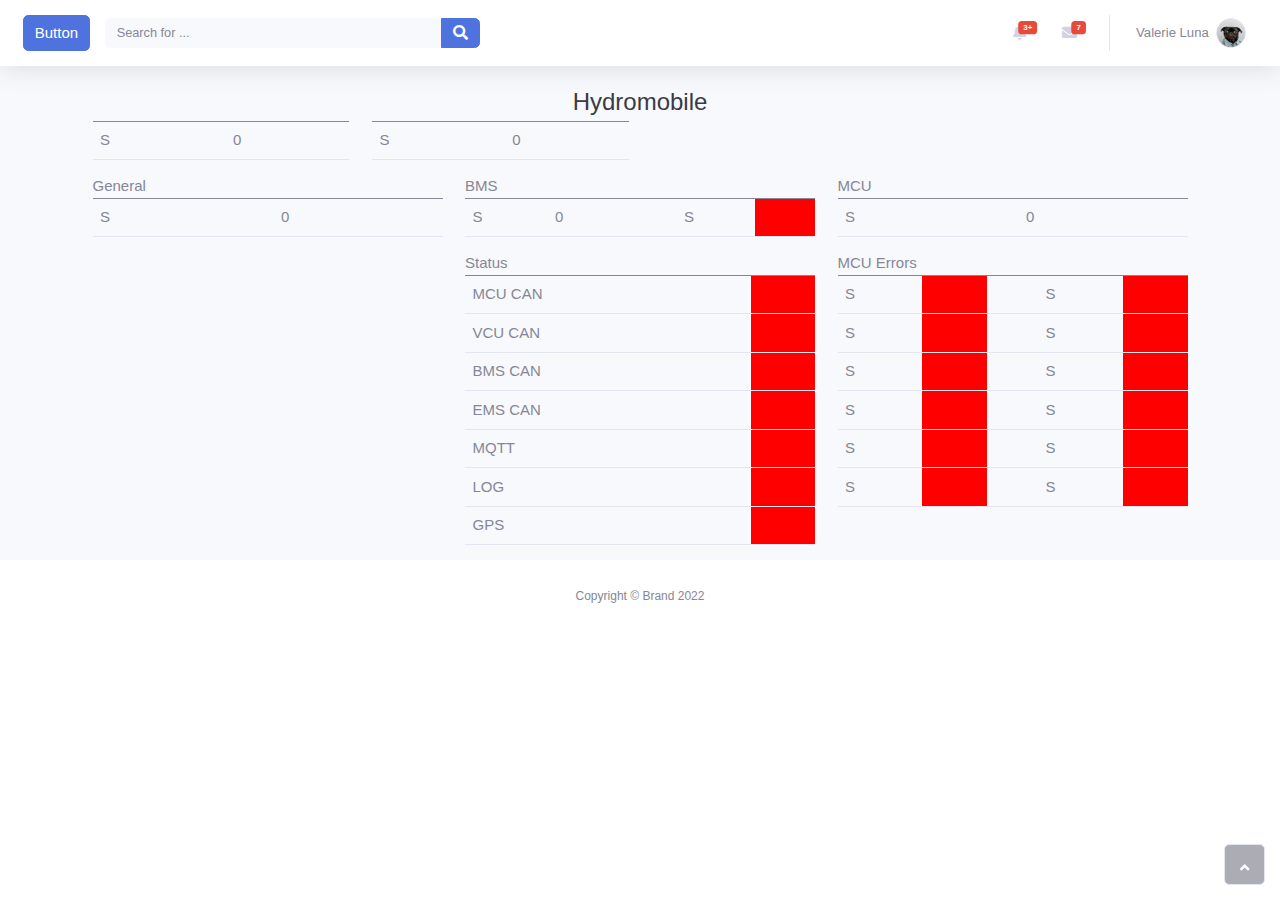
<file: blank.html>
<!DOCTYPE html>
<html>
  <head>
    <meta charset="utf-8" />
    <meta
      name="viewport"
      content="width=device-width, initial-scale=1.0, shrink-to-fit=no"
    />
    <title>Blank Page - Brand</title>
    <link rel="stylesheet" href="assets/bootstrap/css/bootstrap.min.css" />
    <link
      rel="stylesheet"
      href="https://fonts.googleapis.com/css?family=Nunito:200,200i,300,300i,400,400i,600,600i,700,700i,800,800i,900,900i"
    />
    <link
      rel="stylesheet"
      href="https://use.fontawesome.com/releases/v5.12.0/css/all.css"
    />
    <link
      rel="stylesheet"
      href="https://cdnjs.cloudflare.com/ajax/libs/font-awesome/4.7.0/css/font-awesome.min.css"
    />
    <link rel="stylesheet" href="assets/fonts/fontawesome5-overrides.min.css" />
    <link rel="stylesheet" href="https://www.w3schools.com/w3css/4/w3.css" />
    <link rel="stylesheet" href="assets/css/untitled.css" />
  </head>

  <body id="page-top">
    <div
      id="mySidebar"
      class="w3-sidebar w3-bar-block w3-border-right"
      style="display: none; padding-top: 0px"
    >
      <a
        class="navbar-brand d-flex justify-content-center align-items-center sidebar-brand m-0"
        ><button class="btn btn-primary" type="button" onclick="w3_close()">
          Button
        </button></a
      >
      <hr class="sidebar-divider my-0" />
      <div class="row">
        <div class="col-md-8" style="padding-left: 40px">
          <a href="index.html" style="display: inline-flex">
            <picture
              ><img
                src="assets/img/icon/flash.png"
                style="width: 32px; height: 32px" /></picture
            ><span style="float: left">Electromobile</span>
          </a>
        </div>
      </div>
      <div class="row">
        <div class="col-md-4" style="padding-left: 40px">
          <a href="blank.html" style="display: inline-flex">
            <picture
              ><img
                src="assets/img/icon/hydrogen%20(1).png"
                style="width: 32px; height: 32px" /></picture
            ><span>Hydromobile</span>
          </a>
        </div>
      </div>
      <div class="row">
        <div class="col-md-4" style="padding-left: 40px">
          <a href="profile.html" style="display: inline-flex"
            ><i class="fas fa-user"></i><span>Profile</span></a
          >
        </div>
      </div>
      <div class="row">
        <div class="col-md-4" style="padding-left: 40px">
          <a href="table.html" style="display: inline-flex"
            ><i class="fas fa-table"></i><span>Table</span></a
          >
        </div>
      </div>
      <div class="row">
        <div class="col-md-4" style="padding-left: 40px">
          <a href="login.html" style="display: inline-flex"
            ><i class="far fa-user-circle"></i><span>Login</span></a
          >
        </div>
      </div>
      <div class="row">
        <div class="col-md-4" style="padding-left: 40px">
          <a href="register.html" style="display: inline-flex"
            ><i class="fas fa-user-circle"></i><span>Register</span></a
          >
        </div>
      </div>
      <div class="row">
        <div class="col-md-4" style="padding-left: 40px">
          <a href="forgot-password.html" style="display: inline-flex"
            ><i class="fas fa-key"></i
            ><span style="white-space: nowrap">Forgotten Password</span></a
          >
        </div>
      </div>
      <div class="row">
        <div class="col-md-4" style="padding-left: 40px">
          <a href="404.html" style="display: inline-flex"
            ><i class="fas fa-exclamation-circle"></i
            ><span style="white-space: nowrap">Page Not Found</span></a
          >
        </div>
      </div>
      <div class="row">
        <div class="col-md-4" style="padding-left: 40px">
          <a href="blank.html" style="display: inline-flex"
            ><i class="fas fa-window-maximize"></i
            ><span style="white-space: nowrap">Blank Page</span></a
          >
        </div>
      </div>
    </div>
    <div id="wrapper">
      <div class="d-flex flex-column" id="content-wrapper">
        <div id="content">
          <nav
            class="navbar navbar-light navbar-expand bg-white shadow mb-4 topbar static-top"
          >
            <div class="container-fluid">
              <button class="btn btn-primary" type="button" onclick="w3_open()">
                Button
              </button>
              <form
                class="d-none d-sm-inline-block me-auto ms-md-3 my-2 my-md-0 mw-100 navbar-search"
              >
                <div class="input-group">
                  <input
                    class="bg-light form-control border-0 small"
                    type="text"
                    placeholder="Search for ..."
                  /><button class="btn btn-primary py-0" type="button">
                    <i class="fas fa-search"></i>
                  </button>
                </div>
              </form>
              <ul class="navbar-nav flex-nowrap ms-auto">
                <li class="nav-item dropdown d-sm-none no-arrow">
                  <a
                    class="dropdown-toggle nav-link"
                    aria-expanded="false"
                    data-bs-toggle="dropdown"
                    href="#"
                    ><i class="fas fa-search"></i
                  ></a>
                  <div
                    class="dropdown-menu dropdown-menu-end p-3 animated--grow-in"
                    aria-labelledby="searchDropdown"
                  >
                    <form class="me-auto navbar-search w-100">
                      <div class="input-group">
                        <input
                          class="bg-light form-control border-0 small"
                          type="text"
                          placeholder="Search for ..."
                        />
                        <div class="input-group-append">
                          <button class="btn btn-primary py-0" type="button">
                            <i class="fas fa-search"></i>
                          </button>
                        </div>
                      </div>
                    </form>
                  </div>
                </li>
                <li class="nav-item dropdown no-arrow mx-1">
                  <div class="nav-item dropdown no-arrow">
                    <a
                      class="dropdown-toggle nav-link"
                      aria-expanded="false"
                      data-bs-toggle="dropdown"
                      href="#"
                      ><span class="badge bg-danger badge-counter">3+</span
                      ><i class="fas fa-bell fa-fw"></i
                    ></a>
                    <div
                      class="dropdown-menu dropdown-menu-end dropdown-list animated--grow-in"
                    >
                      <h6 class="dropdown-header">alerts center</h6>
                      <a
                        class="dropdown-item d-flex align-items-center"
                        href="#"
                      >
                        <div class="me-3">
                          <div class="bg-primary icon-circle">
                            <i class="fas fa-file-alt text-white"></i>
                          </div>
                        </div>
                        <div>
                          <span class="small text-gray-500"
                            >December 12, 2019</span
                          >
                          <p>A new monthly report is ready to download!</p>
                        </div> </a
                      ><a
                        class="dropdown-item d-flex align-items-center"
                        href="#"
                      >
                        <div class="me-3">
                          <div class="bg-success icon-circle">
                            <i class="fas fa-donate text-white"></i>
                          </div>
                        </div>
                        <div>
                          <span class="small text-gray-500"
                            >December 7, 2019</span
                          >
                          <p>$290.29 has been deposited into your account!</p>
                        </div> </a
                      ><a
                        class="dropdown-item d-flex align-items-center"
                        href="#"
                      >
                        <div class="me-3">
                          <div class="bg-warning icon-circle">
                            <i
                              class="fas fa-exclamation-triangle text-white"
                            ></i>
                          </div>
                        </div>
                        <div>
                          <span class="small text-gray-500"
                            >December 2, 2019</span
                          >
                          <p>
                            Spending Alert: We've noticed unusually high
                            spending for your account.
                          </p>
                        </div> </a
                      ><a
                        class="dropdown-item text-center small text-gray-500"
                        href="#"
                        >Show All Alerts</a
                      >
                    </div>
                  </div>
                </li>
                <li class="nav-item dropdown no-arrow mx-1">
                  <div class="nav-item dropdown no-arrow">
                    <a
                      class="dropdown-toggle nav-link"
                      aria-expanded="false"
                      data-bs-toggle="dropdown"
                      href="#"
                      ><span class="badge bg-danger badge-counter">7</span
                      ><i class="fas fa-envelope fa-fw"></i
                    ></a>
                    <div
                      class="dropdown-menu dropdown-menu-end dropdown-list animated--grow-in"
                    >
                      <h6 class="dropdown-header">alerts center</h6>
                      <a
                        class="dropdown-item d-flex align-items-center"
                        href="#"
                      >
                        <div class="dropdown-list-image me-3">
                          <img
                            class="rounded-circle"
                            src="assets/img/avatars/avatar4.jpeg"
                          />
                          <div class="bg-success status-indicator"></div>
                        </div>
                        <div class="fw-bold">
                          <div class="text-truncate">
                            <span
                              >Hi there! I am wondering if you can help me with
                              a problem I've been having.</span
                            >
                          </div>
                          <p class="small text-gray-500 mb-0">
                            Emily Fowler - 58m
                          </p>
                        </div> </a
                      ><a
                        class="dropdown-item d-flex align-items-center"
                        href="#"
                      >
                        <div class="dropdown-list-image me-3">
                          <img
                            class="rounded-circle"
                            src="assets/img/avatars/avatar2.jpeg"
                          />
                          <div class="status-indicator"></div>
                        </div>
                        <div class="fw-bold">
                          <div class="text-truncate">
                            <span
                              >I have the photos that you ordered last
                              month!</span
                            >
                          </div>
                          <p class="small text-gray-500 mb-0">Jae Chun - 1d</p>
                        </div> </a
                      ><a
                        class="dropdown-item d-flex align-items-center"
                        href="#"
                      >
                        <div class="dropdown-list-image me-3">
                          <img
                            class="rounded-circle"
                            src="assets/img/avatars/avatar3.jpeg"
                          />
                          <div class="bg-warning status-indicator"></div>
                        </div>
                        <div class="fw-bold">
                          <div class="text-truncate">
                            <span
                              >Last month's report looks great, I am very happy
                              with the progress so far, keep up the good
                              work!</span
                            >
                          </div>
                          <p class="small text-gray-500 mb-0">
                            Morgan Alvarez - 2d
                          </p>
                        </div> </a
                      ><a
                        class="dropdown-item d-flex align-items-center"
                        href="#"
                      >
                        <div class="dropdown-list-image me-3">
                          <img
                            class="rounded-circle"
                            src="assets/img/avatars/avatar5.jpeg"
                          />
                          <div class="bg-success status-indicator"></div>
                        </div>
                        <div class="fw-bold">
                          <div class="text-truncate">
                            <span
                              >Am I a good boy? The reason I ask is because
                              someone told me that people say this to all dogs,
                              even if they aren't good...</span
                            >
                          </div>
                          <p class="small text-gray-500 mb-0">
                            Chicken the Dog · 2w
                          </p>
                        </div> </a
                      ><a
                        class="dropdown-item text-center small text-gray-500"
                        href="#"
                        >Show All Alerts</a
                      >
                    </div>
                  </div>
                  <div
                    class="shadow dropdown-list dropdown-menu dropdown-menu-end"
                    aria-labelledby="alertsDropdown"
                  ></div>
                </li>
                <div class="d-none d-sm-block topbar-divider"></div>
                <li class="nav-item dropdown no-arrow">
                  <div class="nav-item dropdown no-arrow">
                    <a
                      class="dropdown-toggle nav-link"
                      aria-expanded="false"
                      data-bs-toggle="dropdown"
                      href="#"
                      ><span class="d-none d-lg-inline me-2 text-gray-600 small"
                        >Valerie Luna</span
                      ><img
                        class="border rounded-circle img-profile"
                        src="/assets/img/dogs/image3.jpeg?h=cbc3a40dae521ddee89bf6b026abde71"
                    /></a>
                    <div
                      class="dropdown-menu shadow dropdown-menu-end animated--grow-in"
                    >
                      <a class="dropdown-item" href="#"
                        ><i
                          class="fas fa-user fa-sm fa-fw me-2 text-gray-400"
                        ></i
                        >&nbsp;Profile</a
                      ><a class="dropdown-item" href="#"
                        ><i
                          class="fas fa-cogs fa-sm fa-fw me-2 text-gray-400"
                        ></i
                        >&nbsp;Settings</a
                      ><a class="dropdown-item" href="#"
                        ><i
                          class="fas fa-list fa-sm fa-fw me-2 text-gray-400"
                        ></i
                        >&nbsp;Activity log</a
                      >
                      <div class="dropdown-divider"></div>
                      <a class="dropdown-item" href="#"
                        ><i
                          class="fas fa-sign-out-alt fa-sm fa-fw me-2 text-gray-400"
                        ></i
                        >&nbsp;Logout</a
                      >
                    </div>
                  </div>
                </li>
              </ul>
            </div>
          </nav>
          <div class="container-fluid">
            <h3
              class="text-dark mb-1"
              style="margin-right: 20px; margin-left: 20px; text-align:center"
            >
              Hydromobile
            </h3>
          </div>
          <!-- Start: 1 Row 4 Columns -->
          <div class="container">
            <div class="row">
              <div class="col-md-3">
                <div class="table-responsive">
                  <table class="table">
                    <thead>
                      <tr></tr>
                    </thead>
                    <tbody>
                      <tr>
                        <td>S</td>
                        <td id="dvcu-2">0</td>
                      </tr>
                    </tbody>
                  </table>
                </div>
              </div>
              <div class="col-md-3">
                <div class="table-responsive">
                  <table class="table">
                    <thead>
                      <tr></tr>
                    </thead>
                    <tbody>
                      <tr>
                        <td>S</td>
                        <td id="dvcu-3">0</td>
                      </tr>
                    </tbody>
                  </table>
                </div>
              </div>
            </div>
          </div>
          <!-- End: 1 Row 4 Columns -->
          <!-- Start: 1 Row 3 Columns -->
          <div class="container">
            <div class="row">
              <div class="col-md-4">
                <span>General</span>
                <div class="table-responsive">
                  <table class="table">
                    <thead>
                      <tr></tr>
                    </thead>
                    <tbody>
                      <tr>
                        <td>S</td>
                        <td id="dgen-1">0</td>
                      </tr>
                    </tbody>
                  </table>
                </div>
              </div>
              <div class="col-md-4">
                <span>BMS</span>
                <div class="table-responsive">
                  <table class="table">
                    <thead>
                      <tr></tr>
                    </thead>
                    <tbody>
                      <tr>
                        <td>S</td>
                        <td id="dbms-1">&nbsp;0</td>
                        <td id="dbms-4"></td>
                        <td id="dbms-2">S</td>
                        <td id="dbms-3" style="background: red">&nbsp;</td>
                      </tr>
                    </tbody>
                  </table>
                </div>
              </div>
              <div class="col-md-4">
                <span>MCU</span>
                <div class="table-responsive">
                  <table class="table">
                    <thead>
                      <tr></tr>
                    </thead>
                    <tbody>
                      <tr>
                        <td>S</td>
                        <td id="dmcu-1">0</td>
                      </tr>
                    </tbody>
                  </table>
                </div>
              </div>
            </div>
          </div>
          <!-- End: 1 Row 3 Columns -->
          <!-- Start: 1 Row 3 Columns -->
          <div class="container">
            <div class="row">
              <div class="col-md-4"></div>
              <div class="col-md-4">
                <span>Status</span>
                <div class="table-responsive">
                  <table class="table">
                    <thead>
                      <tr></tr>
                    </thead>
                    <tbody>
                      <tr>
                        <td>MCU CAN</td>
                        <td id="dstatus-7" style="background: red">&nbsp;</td>
                      </tr>
                      <tr>
                        <td>VCU CAN</td>
                        <td id="dstatus-6" style="background: red">&nbsp;</td>
                      </tr>
                      <tr>
                        <td>BMS CAN</td>
                        <td id="dstatus-5" style="background: red">&nbsp;</td>
                      </tr>
                      <tr>
                        <td>EMS CAN</td>
                        <td id="dstatus-4" style="background: red">&nbsp;</td>
                      </tr>
                      <tr>
                        <td>MQTT</td>
                        <td id="dstatus-3" style="background: red">&nbsp;</td>
                      </tr>
                      <tr>
                        <td>LOG</td>
                        <td id="dstatus-2" style="background: red">&nbsp;</td>
                      </tr>
                      <tr>
                        <td>GPS</td>
                        <td id="dstatus-1" style="background: red">&nbsp;</td>
                      </tr>
                    </tbody>
                  </table>
                </div>
              </div>
              <div class="col-md-4">
                <span>MCU Errors</span>
                <div class="table-responsive">
                  <table class="table">
                    <thead>
                      <tr></tr>
                    </thead>
                    <tbody>
                      <tr>
                        <td>S</td>
                        <td id="dmcus-11" style="background: red">&nbsp;</td>
                        <td></td>
                        <td>S</td>
                        <td id="dmcus-12" style="background: red">&nbsp;</td>
                      </tr>
                      <tr>
                        <td>S</td>
                        <td id="dmcus-9" style="background: red">&nbsp;</td>
                        <td></td>
                        <td>S</td>
                        <td id="dmcus-10" style="background: red">&nbsp;</td>
                      </tr>
                      <tr>
                        <td>S</td>
                        <td id="dmcus-7" style="background: red">&nbsp;</td>
                        <td></td>
                        <td>S</td>
                        <td id="dmcus-8" style="background: red">&nbsp;</td>
                      </tr>
                      <tr>
                        <td>S</td>
                        <td id="dmcus-5" style="background: red">&nbsp;</td>
                        <td></td>
                        <td>S</td>
                        <td id="dmcus-6" style="background: red">&nbsp;</td>
                      </tr>
                      <tr>
                        <td>S</td>
                        <td id="dmcus-3" style="background: red">&nbsp;</td>
                        <td></td>
                        <td>S</td>
                        <td id="dmcus-4" style="background: red">&nbsp;</td>
                      </tr>
                      <tr>
                        <td>S</td>
                        <td id="dmcus-1" style="background: red">&nbsp;</td>
                        <td></td>
                        <td>S</td>
                        <td id="dmcus-2" style="background: red">&nbsp;</td>
                      </tr>
                    </tbody>
                  </table>
                </div>
              </div>
            </div>
          </div>
          <!-- End: 1 Row 3 Columns -->
        </div>
        <footer class="bg-white sticky-footer">
          <div class="container my-auto">
            <div class="text-center my-auto copyright">
              <span>Copyright © Brand 2022</span>
            </div>
          </div>
        </footer>
      </div>
      <a class="border rounded d-inline scroll-to-top" href="#page-top"
        ><i class="fas fa-angle-up"></i
      ></a>
    </div>
    <script src="https://cdn.jsdelivr.net/npm/bootstrap@5.1.3/dist/js/bootstrap.bundle.min.js"></script>
    <script src="assets/js/bs-init.js"></script>
    <script src="assets/js/theme.js"></script>
  </body>
</html>
</file>
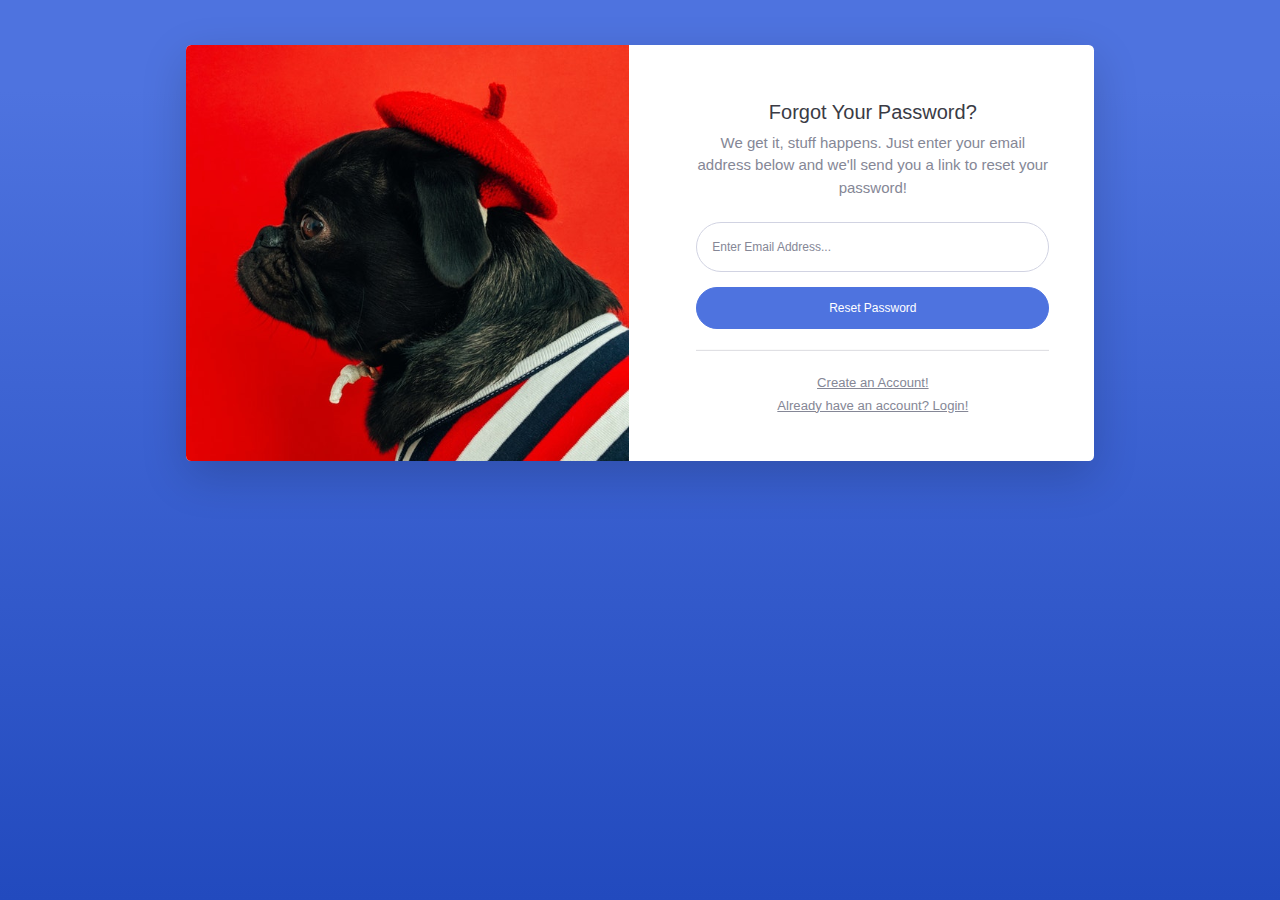
<file: forgot-password.html>
<!DOCTYPE html>
<html>

<head>
    <meta charset="utf-8">
    <meta name="viewport" content="width=device-width, initial-scale=1.0, shrink-to-fit=no">
    <title>Forgotten Password - Brand</title>
    <link rel="stylesheet" href="/assets/bootstrap/css/bootstrap.min.css?h=f64e7e756c6267906fd671624a9e383b">
    <link rel="stylesheet" href="https://fonts.googleapis.com/css?family=Nunito:200,200i,300,300i,400,400i,600,600i,700,700i,800,800i,900,900i">
    <link rel="stylesheet" href="https://use.fontawesome.com/releases/v5.12.0/css/all.css">
    <link rel="stylesheet" href="https://cdnjs.cloudflare.com/ajax/libs/font-awesome/4.7.0/css/font-awesome.min.css">
    <link rel="stylesheet" href="/assets/fonts/fontawesome5-overrides.min.css?h=c2cd6f3f03048985338d131849447f65">
    <link rel="stylesheet" href="https://www.w3schools.com/w3css/4/w3.css">
    <link rel="stylesheet" href="/assets/css/untitled.css?h=74378ea48d4f0162ea5135f950d34037">
</head>

<body class="bg-gradient-primary">
    <div class="container">
        <div class="row justify-content-center">
            <div class="col-md-9 col-lg-12 col-xl-10">
                <div class="card shadow-lg o-hidden border-0 my-5">
                    <div class="card-body p-0">
                        <div class="row">
                            <div class="col-lg-6 d-none d-lg-flex">
                                <div class="flex-grow-1 bg-password-image" style="background-image: url(&quot;/assets/img/dogs/image1.jpeg?h=430aabda8f7926f94f558f54049fc6e6&quot;);"></div>
                            </div>
                            <div class="col-lg-6">
                                <div class="p-5">
                                    <div class="text-center">
                                        <h4 class="text-dark mb-2">Forgot Your Password?</h4>
                                        <p class="mb-4">We get it, stuff happens. Just enter your email address below and we'll send you a link to reset your password!</p>
                                    </div>
                                    <form class="user">
                                        <div class="mb-3"><input class="form-control form-control-user" type="email" id="exampleInputEmail" aria-describedby="emailHelp" placeholder="Enter Email Address..." name="email"></div><button class="btn btn-primary d-block btn-user w-100" type="submit">Reset Password</button>
                                    </form>
                                    <div class="text-center">
                                        <hr><a class="small" href="/register.html">Create an Account!</a>
                                    </div>
                                    <div class="text-center"><a class="small" href="/login.html">Already have an account? Login!</a></div>
                                </div>
                            </div>
                        </div>
                    </div>
                </div>
            </div>
        </div>
    </div>
    <script src="https://cdn.jsdelivr.net/npm/bootstrap@5.1.3/dist/js/bootstrap.bundle.min.js"></script>
    <script src="/assets/js/bs-init.js?h=e2b0d57f2c4a9b0d13919304f87f79ae"></script>
    <script src="/assets/js/theme.js?h=6d21ce75a6d1e9ace85eb5d1acce9e22"></script>
</body>

</html>
</file>
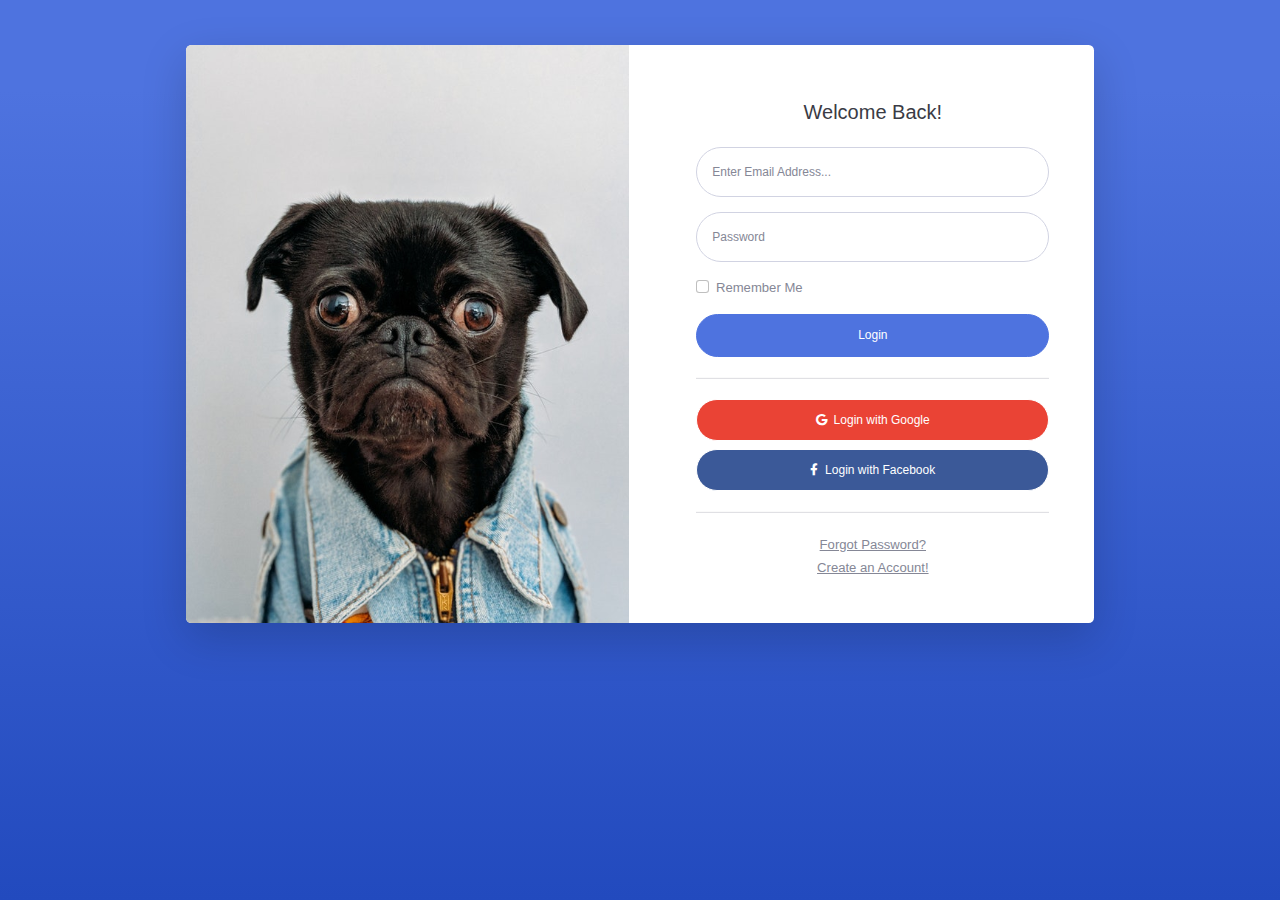
<file: login.html>
<!DOCTYPE html>
<html>

<head>
    <meta charset="utf-8">
    <meta name="viewport" content="width=device-width, initial-scale=1.0, shrink-to-fit=no">
    <title>Login - Brand</title>
    <link rel="stylesheet" href="/assets/bootstrap/css/bootstrap.min.css?h=f64e7e756c6267906fd671624a9e383b">
    <link rel="stylesheet" href="https://fonts.googleapis.com/css?family=Nunito:200,200i,300,300i,400,400i,600,600i,700,700i,800,800i,900,900i">
    <link rel="stylesheet" href="https://use.fontawesome.com/releases/v5.12.0/css/all.css">
    <link rel="stylesheet" href="https://cdnjs.cloudflare.com/ajax/libs/font-awesome/4.7.0/css/font-awesome.min.css">
    <link rel="stylesheet" href="/assets/fonts/fontawesome5-overrides.min.css?h=c2cd6f3f03048985338d131849447f65">
    <link rel="stylesheet" href="https://www.w3schools.com/w3css/4/w3.css">
    <link rel="stylesheet" href="/assets/css/untitled.css?h=74378ea48d4f0162ea5135f950d34037">
</head>

<body class="bg-gradient-primary">
    <div class="container">
        <div class="row justify-content-center">
            <div class="col-md-9 col-lg-12 col-xl-10">
                <div class="card shadow-lg o-hidden border-0 my-5">
                    <div class="card-body p-0">
                        <div class="row">
                            <div class="col-lg-6 d-none d-lg-flex">
                                <div class="flex-grow-1 bg-login-image" style="background-image: url(&quot;/assets/img/dogs/image3.jpeg?h=cbc3a40dae521ddee89bf6b026abde71&quot;);"></div>
                            </div>
                            <div class="col-lg-6">
                                <div class="p-5">
                                    <div class="text-center">
                                        <h4 class="text-dark mb-4">Welcome Back!</h4>
                                    </div>
                                    <form class="user">
                                        <div class="mb-3"><input class="form-control form-control-user" type="email" id="exampleInputEmail" aria-describedby="emailHelp" placeholder="Enter Email Address..." name="email"></div>
                                        <div class="mb-3"><input class="form-control form-control-user" type="password" id="exampleInputPassword" placeholder="Password" name="password"></div>
                                        <div class="mb-3">
                                            <div class="custom-control custom-checkbox small">
                                                <div class="form-check"><input class="form-check-input custom-control-input" type="checkbox" id="formCheck-1"><label class="form-check-label custom-control-label" for="formCheck-1">Remember Me</label></div>
                                            </div>
                                        </div><button class="btn btn-primary d-block btn-user w-100" type="submit">Login</button>
                                        <hr><a class="btn btn-primary d-block btn-google btn-user w-100 mb-2" role="button"><i class="fab fa-google"></i>&nbsp; Login with Google</a><a class="btn btn-primary d-block btn-facebook btn-user w-100" role="button"><i class="fab fa-facebook-f"></i>&nbsp; Login with Facebook</a>
                                        <hr>
                                    </form>
                                    <div class="text-center"><a class="small" href="/forgot-password.html">Forgot Password?</a></div>
                                    <div class="text-center"><a class="small" href="/register.html">Create an Account!</a></div>
                                </div>
                            </div>
                        </div>
                    </div>
                </div>
            </div>
        </div>
    </div>
    <script src="https://cdn.jsdelivr.net/npm/bootstrap@5.1.3/dist/js/bootstrap.bundle.min.js"></script>
    <script src="/assets/js/bs-init.js?h=e2b0d57f2c4a9b0d13919304f87f79ae"></script>
    <script src="/assets/js/theme.js?h=6d21ce75a6d1e9ace85eb5d1acce9e22"></script>
</body>

</html>
</file>
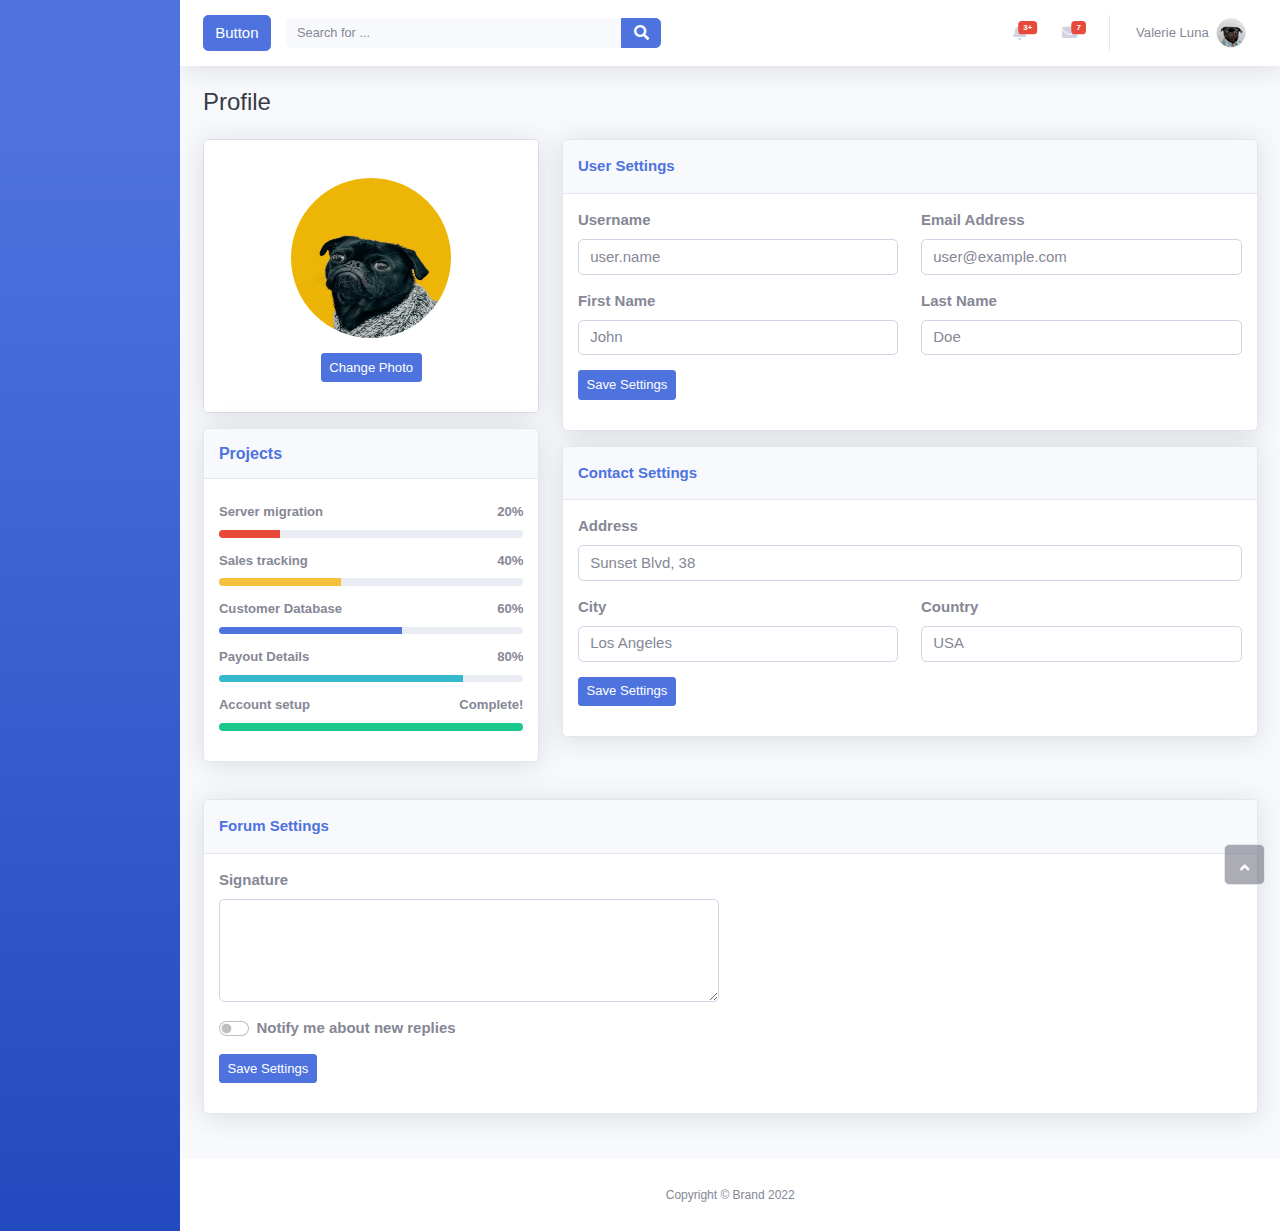
<file: profile.html>
<!DOCTYPE html>
<html>

<head>
    <meta charset="utf-8">
    <meta name="viewport" content="width=device-width, initial-scale=1.0, shrink-to-fit=no">
    <title>Profile - Brand</title>
    <link rel="stylesheet" href="/assets/bootstrap/css/bootstrap.min.css?h=f64e7e756c6267906fd671624a9e383b">
    <link rel="stylesheet" href="https://fonts.googleapis.com/css?family=Nunito:200,200i,300,300i,400,400i,600,600i,700,700i,800,800i,900,900i">
    <link rel="stylesheet" href="https://use.fontawesome.com/releases/v5.12.0/css/all.css">
    <link rel="stylesheet" href="https://cdnjs.cloudflare.com/ajax/libs/font-awesome/4.7.0/css/font-awesome.min.css">
    <link rel="stylesheet" href="/assets/fonts/fontawesome5-overrides.min.css?h=c2cd6f3f03048985338d131849447f65">
    <link rel="stylesheet" href="https://www.w3schools.com/w3css/4/w3.css">
    <link rel="stylesheet" href="/assets/css/untitled.css?h=74378ea48d4f0162ea5135f950d34037">
</head>

<body id="page-top">
    <div id="wrapper">
        <nav class="navbar navbar-dark align-items-start sidebar sidebar-dark accordion bg-gradient-primary p-0">
            <div class="container-fluid d-flex flex-column p-0"></div>
        </nav>
        <div class="d-flex flex-column" id="content-wrapper">
            <div id="content">
                <nav class="navbar navbar-light navbar-expand bg-white shadow mb-4 topbar static-top">
                    <div class="container-fluid"><button class="btn btn-primary" type="button" onclick="w3_open()">Button</button>
                        <form class="d-none d-sm-inline-block me-auto ms-md-3 my-2 my-md-0 mw-100 navbar-search">
                            <div class="input-group"><input class="bg-light form-control border-0 small" type="text" placeholder="Search for ..."><button class="btn btn-primary py-0" type="button"><i class="fas fa-search"></i></button></div>
                        </form>
                        <ul class="navbar-nav flex-nowrap ms-auto">
                            <li class="nav-item dropdown d-sm-none no-arrow"><a class="dropdown-toggle nav-link" aria-expanded="false" data-bs-toggle="dropdown" href="#"><i class="fas fa-search"></i></a>
                                <div class="dropdown-menu dropdown-menu-end p-3 animated--grow-in" aria-labelledby="searchDropdown">
                                    <form class="me-auto navbar-search w-100">
                                        <div class="input-group"><input class="bg-light form-control border-0 small" type="text" placeholder="Search for ...">
                                            <div class="input-group-append"><button class="btn btn-primary py-0" type="button"><i class="fas fa-search"></i></button></div>
                                        </div>
                                    </form>
                                </div>
                            </li>
                            <li class="nav-item dropdown no-arrow mx-1">
                                <div class="nav-item dropdown no-arrow"><a class="dropdown-toggle nav-link" aria-expanded="false" data-bs-toggle="dropdown" href="#"><span class="badge bg-danger badge-counter">3+</span><i class="fas fa-bell fa-fw"></i></a>
                                    <div class="dropdown-menu dropdown-menu-end dropdown-list animated--grow-in">
                                        <h6 class="dropdown-header">alerts center</h6><a class="dropdown-item d-flex align-items-center" href="#">
                                            <div class="me-3">
                                                <div class="bg-primary icon-circle"><i class="fas fa-file-alt text-white"></i></div>
                                            </div>
                                            <div><span class="small text-gray-500">December 12, 2019</span>
                                                <p>A new monthly report is ready to download!</p>
                                            </div>
                                        </a><a class="dropdown-item d-flex align-items-center" href="#">
                                            <div class="me-3">
                                                <div class="bg-success icon-circle"><i class="fas fa-donate text-white"></i></div>
                                            </div>
                                            <div><span class="small text-gray-500">December 7, 2019</span>
                                                <p>$290.29 has been deposited into your account!</p>
                                            </div>
                                        </a><a class="dropdown-item d-flex align-items-center" href="#">
                                            <div class="me-3">
                                                <div class="bg-warning icon-circle"><i class="fas fa-exclamation-triangle text-white"></i></div>
                                            </div>
                                            <div><span class="small text-gray-500">December 2, 2019</span>
                                                <p>Spending Alert: We've noticed unusually high spending for your account.</p>
                                            </div>
                                        </a><a class="dropdown-item text-center small text-gray-500" href="#">Show All Alerts</a>
                                    </div>
                                </div>
                            </li>
                            <li class="nav-item dropdown no-arrow mx-1">
                                <div class="nav-item dropdown no-arrow"><a class="dropdown-toggle nav-link" aria-expanded="false" data-bs-toggle="dropdown" href="#"><span class="badge bg-danger badge-counter">7</span><i class="fas fa-envelope fa-fw"></i></a>
                                    <div class="dropdown-menu dropdown-menu-end dropdown-list animated--grow-in">
                                        <h6 class="dropdown-header">alerts center</h6><a class="dropdown-item d-flex align-items-center" href="#">
                                            <div class="dropdown-list-image me-3"><img class="rounded-circle" src="/assets/img/avatars/avatar4.jpeg?h=fefb30b61c8459a66bd338b7d790c3d5">
                                                <div class="bg-success status-indicator"></div>
                                            </div>
                                            <div class="fw-bold">
                                                <div class="text-truncate"><span>Hi there! I am wondering if you can help me with a problem I've been having.</span></div>
                                                <p class="small text-gray-500 mb-0">Emily Fowler - 58m</p>
                                            </div>
                                        </a><a class="dropdown-item d-flex align-items-center" href="#">
                                            <div class="dropdown-list-image me-3"><img class="rounded-circle" src="/assets/img/avatars/avatar2.jpeg?h=5d142be9441885f0935b84cf739d4112">
                                                <div class="status-indicator"></div>
                                            </div>
                                            <div class="fw-bold">
                                                <div class="text-truncate"><span>I have the photos that you ordered last month!</span></div>
                                                <p class="small text-gray-500 mb-0">Jae Chun - 1d</p>
                                            </div>
                                        </a><a class="dropdown-item d-flex align-items-center" href="#">
                                            <div class="dropdown-list-image me-3"><img class="rounded-circle" src="/assets/img/avatars/avatar3.jpeg?h=c5166867f10a4e454b5b2ae8d63268b3">
                                                <div class="bg-warning status-indicator"></div>
                                            </div>
                                            <div class="fw-bold">
                                                <div class="text-truncate"><span>Last month's report looks great, I am very happy with the progress so far, keep up the good work!</span></div>
                                                <p class="small text-gray-500 mb-0">Morgan Alvarez - 2d</p>
                                            </div>
                                        </a><a class="dropdown-item d-flex align-items-center" href="#">
                                            <div class="dropdown-list-image me-3"><img class="rounded-circle" src="/assets/img/avatars/avatar5.jpeg?h=35dc45edbcda6b3fc752dab2b0f082ea">
                                                <div class="bg-success status-indicator"></div>
                                            </div>
                                            <div class="fw-bold">
                                                <div class="text-truncate"><span>Am I a good boy? The reason I ask is because someone told me that people say this to all dogs, even if they aren't good...</span></div>
                                                <p class="small text-gray-500 mb-0">Chicken the Dog · 2w</p>
                                            </div>
                                        </a><a class="dropdown-item text-center small text-gray-500" href="#">Show All Alerts</a>
                                    </div>
                                </div>
                                <div class="shadow dropdown-list dropdown-menu dropdown-menu-end" aria-labelledby="alertsDropdown"></div>
                            </li>
                            <div class="d-none d-sm-block topbar-divider"></div>
                            <li class="nav-item dropdown no-arrow">
                                <div class="nav-item dropdown no-arrow"><a class="dropdown-toggle nav-link" aria-expanded="false" data-bs-toggle="dropdown" href="#"><span class="d-none d-lg-inline me-2 text-gray-600 small">Valerie Luna</span><img class="border rounded-circle img-profile" src="/assets/img/dogs/image3.jpeg?h=cbc3a40dae521ddee89bf6b026abde71"></a>
                                    <div class="dropdown-menu shadow dropdown-menu-end animated--grow-in"><a class="dropdown-item" href="#"><i class="fas fa-user fa-sm fa-fw me-2 text-gray-400"></i>&nbsp;Profile</a><a class="dropdown-item" href="#"><i class="fas fa-cogs fa-sm fa-fw me-2 text-gray-400"></i>&nbsp;Settings</a><a class="dropdown-item" href="#"><i class="fas fa-list fa-sm fa-fw me-2 text-gray-400"></i>&nbsp;Activity log</a>
                                        <div class="dropdown-divider"></div><a class="dropdown-item" href="#"><i class="fas fa-sign-out-alt fa-sm fa-fw me-2 text-gray-400"></i>&nbsp;Logout</a>
                                    </div>
                                </div>
                            </li>
                        </ul>
                    </div>
                </nav>
                <div class="container-fluid">
                    <h3 class="text-dark mb-4">Profile</h3>
                    <div class="row mb-3">
                        <div class="col-lg-4">
                            <div class="card mb-3">
                                <div class="card-body text-center shadow"><img class="rounded-circle mb-3 mt-4" src="/assets/img/dogs/image2.jpeg?h=a0a7d00bcd8e4f84f4d8ce636a8f94d4" width="160" height="160">
                                    <div class="mb-3"><button class="btn btn-primary btn-sm" type="button">Change Photo</button></div>
                                </div>
                            </div>
                            <div class="card shadow mb-4">
                                <div class="card-header py-3">
                                    <h6 class="text-primary fw-bold m-0">Projects</h6>
                                </div>
                                <div class="card-body">
                                    <h4 class="small fw-bold">Server migration<span class="float-end">20%</span></h4>
                                    <div class="progress progress-sm mb-3">
                                        <div class="progress-bar bg-danger" aria-valuenow="20" aria-valuemin="0" aria-valuemax="100" style="width: 20%;"><span class="visually-hidden">20%</span></div>
                                    </div>
                                    <h4 class="small fw-bold">Sales tracking<span class="float-end">40%</span></h4>
                                    <div class="progress progress-sm mb-3">
                                        <div class="progress-bar bg-warning" aria-valuenow="40" aria-valuemin="0" aria-valuemax="100" style="width: 40%;"><span class="visually-hidden">40%</span></div>
                                    </div>
                                    <h4 class="small fw-bold">Customer Database<span class="float-end">60%</span></h4>
                                    <div class="progress progress-sm mb-3">
                                        <div class="progress-bar bg-primary" aria-valuenow="60" aria-valuemin="0" aria-valuemax="100" style="width: 60%;"><span class="visually-hidden">60%</span></div>
                                    </div>
                                    <h4 class="small fw-bold">Payout Details<span class="float-end">80%</span></h4>
                                    <div class="progress progress-sm mb-3">
                                        <div class="progress-bar bg-info" aria-valuenow="80" aria-valuemin="0" aria-valuemax="100" style="width: 80%;"><span class="visually-hidden">80%</span></div>
                                    </div>
                                    <h4 class="small fw-bold">Account setup<span class="float-end">Complete!</span></h4>
                                    <div class="progress progress-sm mb-3">
                                        <div class="progress-bar bg-success" aria-valuenow="100" aria-valuemin="0" aria-valuemax="100" style="width: 100%;"><span class="visually-hidden">100%</span></div>
                                    </div>
                                </div>
                            </div>
                        </div>
                        <div class="col-lg-8">
                            <div class="row mb-3 d-none">
                                <div class="col">
                                    <div class="card textwhite bg-primary text-white shadow">
                                        <div class="card-body">
                                            <div class="row mb-2">
                                                <div class="col">
                                                    <p class="m-0">Peformance</p>
                                                    <p class="m-0"><strong>65.2%</strong></p>
                                                </div>
                                                <div class="col-auto"><i class="fas fa-rocket fa-2x"></i></div>
                                            </div>
                                            <p class="text-white-50 small m-0"><i class="fas fa-arrow-up"></i>&nbsp;5% since last month</p>
                                        </div>
                                    </div>
                                </div>
                                <div class="col">
                                    <div class="card textwhite bg-success text-white shadow">
                                        <div class="card-body">
                                            <div class="row mb-2">
                                                <div class="col">
                                                    <p class="m-0">Peformance</p>
                                                    <p class="m-0"><strong>65.2%</strong></p>
                                                </div>
                                                <div class="col-auto"><i class="fas fa-rocket fa-2x"></i></div>
                                            </div>
                                            <p class="text-white-50 small m-0"><i class="fas fa-arrow-up"></i>&nbsp;5% since last month</p>
                                        </div>
                                    </div>
                                </div>
                            </div>
                            <div class="row">
                                <div class="col">
                                    <div class="card shadow mb-3">
                                        <div class="card-header py-3">
                                            <p class="text-primary m-0 fw-bold">User Settings</p>
                                        </div>
                                        <div class="card-body">
                                            <form>
                                                <div class="row">
                                                    <div class="col">
                                                        <div class="mb-3"><label class="form-label" for="username"><strong>Username</strong></label><input class="form-control" type="text" id="username" placeholder="user.name" name="username"></div>
                                                    </div>
                                                    <div class="col">
                                                        <div class="mb-3"><label class="form-label" for="email"><strong>Email Address</strong></label><input class="form-control" type="email" id="email" placeholder="user@example.com" name="email"></div>
                                                    </div>
                                                </div>
                                                <div class="row">
                                                    <div class="col">
                                                        <div class="mb-3"><label class="form-label" for="first_name"><strong>First Name</strong></label><input class="form-control" type="text" id="first_name" placeholder="John" name="first_name"></div>
                                                    </div>
                                                    <div class="col">
                                                        <div class="mb-3"><label class="form-label" for="last_name"><strong>Last Name</strong></label><input class="form-control" type="text" id="last_name" placeholder="Doe" name="last_name"></div>
                                                    </div>
                                                </div>
                                                <div class="mb-3"><button class="btn btn-primary btn-sm" type="submit">Save Settings</button></div>
                                            </form>
                                        </div>
                                    </div>
                                    <div class="card shadow">
                                        <div class="card-header py-3">
                                            <p class="text-primary m-0 fw-bold">Contact Settings</p>
                                        </div>
                                        <div class="card-body">
                                            <form>
                                                <div class="mb-3"><label class="form-label" for="address"><strong>Address</strong></label><input class="form-control" type="text" id="address" placeholder="Sunset Blvd, 38" name="address"></div>
                                                <div class="row">
                                                    <div class="col">
                                                        <div class="mb-3"><label class="form-label" for="city"><strong>City</strong></label><input class="form-control" type="text" id="city" placeholder="Los Angeles" name="city"></div>
                                                    </div>
                                                    <div class="col">
                                                        <div class="mb-3"><label class="form-label" for="country"><strong>Country</strong></label><input class="form-control" type="text" id="country" placeholder="USA" name="country"></div>
                                                    </div>
                                                </div>
                                                <div class="mb-3"><button class="btn btn-primary btn-sm" type="submit">Save&nbsp;Settings</button></div>
                                            </form>
                                        </div>
                                    </div>
                                </div>
                            </div>
                        </div>
                    </div>
                    <div class="card shadow mb-5">
                        <div class="card-header py-3">
                            <p class="text-primary m-0 fw-bold">Forum Settings</p>
                        </div>
                        <div class="card-body">
                            <div class="row">
                                <div class="col-md-6">
                                    <form>
                                        <div class="mb-3"><label class="form-label" for="signature"><strong>Signature</strong><br></label><textarea class="form-control" id="signature" rows="4" name="signature"></textarea></div>
                                        <div class="mb-3">
                                            <div class="form-check form-switch"><input class="form-check-input" type="checkbox" id="formCheck-1"><label class="form-check-label" for="formCheck-1"><strong>Notify me about new replies</strong></label></div>
                                        </div>
                                        <div class="mb-3"><button class="btn btn-primary btn-sm" type="submit">Save Settings</button></div>
                                    </form>
                                </div>
                            </div>
                        </div>
                    </div>
                </div>
            </div>
            <footer class="bg-white sticky-footer">
                <div class="container my-auto">
                    <div class="text-center my-auto copyright"><span>Copyright © Brand 2022</span></div>
                </div>
            </footer>
        </div><a class="border rounded d-inline scroll-to-top" href="#page-top"><i class="fas fa-angle-up"></i></a>
    </div>
    <script src="https://cdn.jsdelivr.net/npm/bootstrap@5.1.3/dist/js/bootstrap.bundle.min.js"></script>
    <script src="/assets/js/bs-init.js?h=e2b0d57f2c4a9b0d13919304f87f79ae"></script>
    <script src="/assets/js/theme.js?h=6d21ce75a6d1e9ace85eb5d1acce9e22"></script>
</body>

</html>
</file>
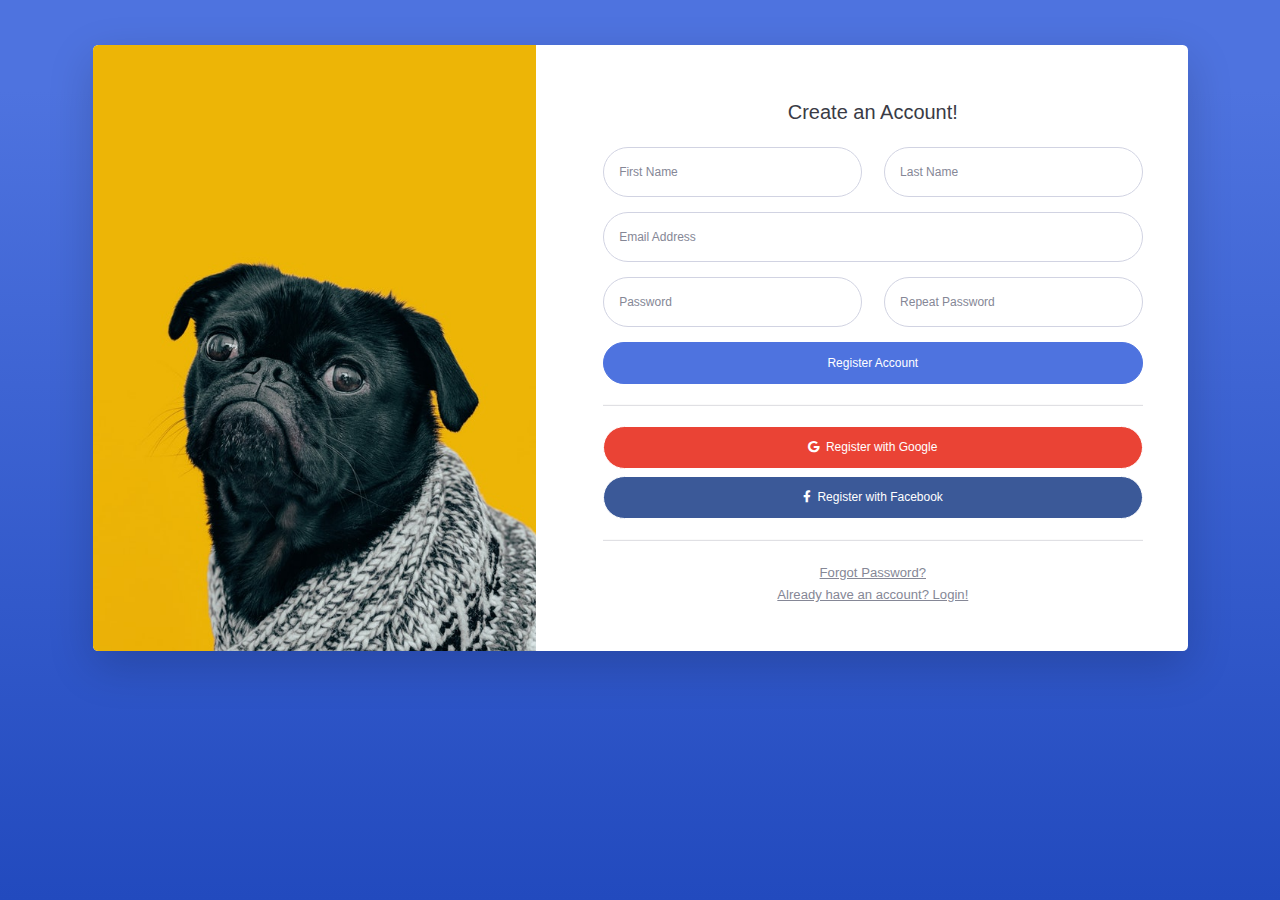
<file: register.html>
<!DOCTYPE html>
<html>

<head>
    <meta charset="utf-8">
    <meta name="viewport" content="width=device-width, initial-scale=1.0, shrink-to-fit=no">
    <title>Register - Brand</title>
    <link rel="stylesheet" href="/assets/bootstrap/css/bootstrap.min.css?h=f64e7e756c6267906fd671624a9e383b">
    <link rel="stylesheet" href="https://fonts.googleapis.com/css?family=Nunito:200,200i,300,300i,400,400i,600,600i,700,700i,800,800i,900,900i">
    <link rel="stylesheet" href="https://use.fontawesome.com/releases/v5.12.0/css/all.css">
    <link rel="stylesheet" href="https://cdnjs.cloudflare.com/ajax/libs/font-awesome/4.7.0/css/font-awesome.min.css">
    <link rel="stylesheet" href="/assets/fonts/fontawesome5-overrides.min.css?h=c2cd6f3f03048985338d131849447f65">
    <link rel="stylesheet" href="https://www.w3schools.com/w3css/4/w3.css">
    <link rel="stylesheet" href="/assets/css/untitled.css?h=74378ea48d4f0162ea5135f950d34037">
</head>

<body class="bg-gradient-primary">
    <div class="container">
        <div class="card shadow-lg o-hidden border-0 my-5">
            <div class="card-body p-0">
                <div class="row">
                    <div class="col-lg-5 d-none d-lg-flex">
                        <div class="flex-grow-1 bg-register-image" style="background-image: url(&quot;/assets/img/dogs/image2.jpeg?h=a0a7d00bcd8e4f84f4d8ce636a8f94d4&quot;);"></div>
                    </div>
                    <div class="col-lg-7">
                        <div class="p-5">
                            <div class="text-center">
                                <h4 class="text-dark mb-4">Create an Account!</h4>
                            </div>
                            <form class="user">
                                <div class="row mb-3">
                                    <div class="col-sm-6 mb-3 mb-sm-0"><input class="form-control form-control-user" type="text" id="exampleFirstName" placeholder="First Name" name="first_name"></div>
                                    <div class="col-sm-6"><input class="form-control form-control-user" type="text" id="exampleFirstName" placeholder="Last Name" name="last_name"></div>
                                </div>
                                <div class="mb-3"><input class="form-control form-control-user" type="email" id="exampleInputEmail" aria-describedby="emailHelp" placeholder="Email Address" name="email"></div>
                                <div class="row mb-3">
                                    <div class="col-sm-6 mb-3 mb-sm-0"><input class="form-control form-control-user" type="password" id="examplePasswordInput" placeholder="Password" name="password"></div>
                                    <div class="col-sm-6"><input class="form-control form-control-user" type="password" id="exampleRepeatPasswordInput" placeholder="Repeat Password" name="password_repeat"></div>
                                </div><button class="btn btn-primary d-block btn-user w-100" type="submit">Register Account</button>
                                <hr><a class="btn btn-primary d-block btn-google btn-user w-100 mb-2" role="button"><i class="fab fa-google"></i>&nbsp; Register with Google</a><a class="btn btn-primary d-block btn-facebook btn-user w-100" role="button"><i class="fab fa-facebook-f"></i>&nbsp; Register with Facebook</a>
                                <hr>
                            </form>
                            <div class="text-center"><a class="small" href="/forgot-password.html">Forgot Password?</a></div>
                            <div class="text-center"><a class="small" href="/login.html">Already have an account? Login!</a></div>
                        </div>
                    </div>
                </div>
            </div>
        </div>
    </div>
    <script src="https://cdn.jsdelivr.net/npm/bootstrap@5.1.3/dist/js/bootstrap.bundle.min.js"></script>
    <script src="/assets/js/bs-init.js?h=e2b0d57f2c4a9b0d13919304f87f79ae"></script>
    <script src="/assets/js/theme.js?h=6d21ce75a6d1e9ace85eb5d1acce9e22"></script>
</body>

</html>
</file>
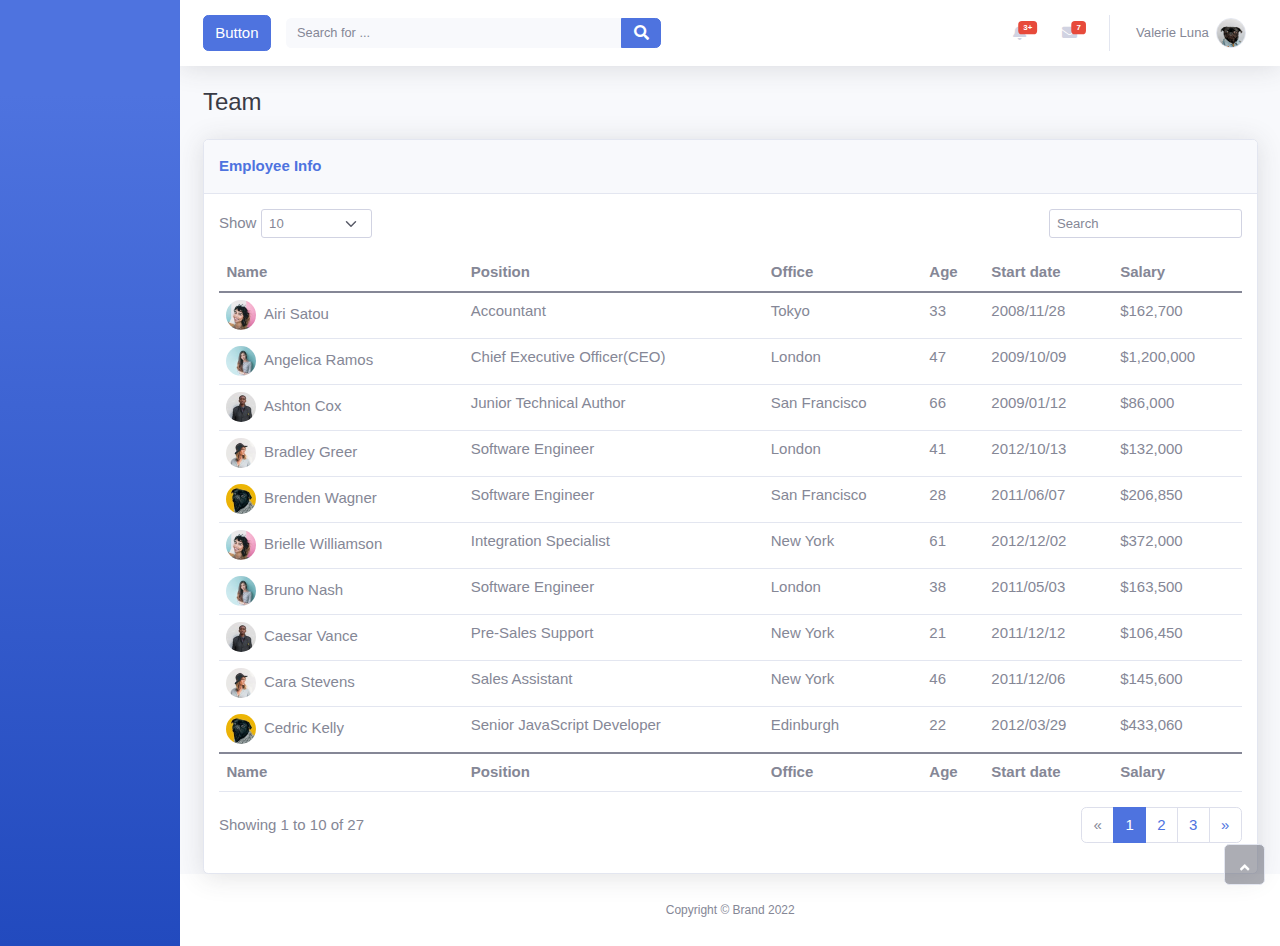
<file: table.html>
<!DOCTYPE html>
<html>

<head>
    <meta charset="utf-8">
    <meta name="viewport" content="width=device-width, initial-scale=1.0, shrink-to-fit=no">
    <title>Table - Brand</title>
    <link rel="stylesheet" href="/assets/bootstrap/css/bootstrap.min.css?h=f64e7e756c6267906fd671624a9e383b">
    <link rel="stylesheet" href="https://fonts.googleapis.com/css?family=Nunito:200,200i,300,300i,400,400i,600,600i,700,700i,800,800i,900,900i">
    <link rel="stylesheet" href="https://use.fontawesome.com/releases/v5.12.0/css/all.css">
    <link rel="stylesheet" href="https://cdnjs.cloudflare.com/ajax/libs/font-awesome/4.7.0/css/font-awesome.min.css">
    <link rel="stylesheet" href="/assets/fonts/fontawesome5-overrides.min.css?h=c2cd6f3f03048985338d131849447f65">
    <link rel="stylesheet" href="https://www.w3schools.com/w3css/4/w3.css">
    <link rel="stylesheet" href="/assets/css/untitled.css?h=74378ea48d4f0162ea5135f950d34037">
</head>

<body id="page-top">
    <div id="wrapper">
        <nav class="navbar navbar-dark align-items-start sidebar sidebar-dark accordion bg-gradient-primary p-0">
            <div class="container-fluid d-flex flex-column p-0"></div>
        </nav>
        <div class="d-flex flex-column" id="content-wrapper">
            <div id="content">
                <nav class="navbar navbar-light navbar-expand bg-white shadow mb-4 topbar static-top">
                    <div class="container-fluid"><button class="btn btn-primary" type="button" onclick="w3_open()">Button</button>
                        <form class="d-none d-sm-inline-block me-auto ms-md-3 my-2 my-md-0 mw-100 navbar-search">
                            <div class="input-group"><input class="bg-light form-control border-0 small" type="text" placeholder="Search for ..."><button class="btn btn-primary py-0" type="button"><i class="fas fa-search"></i></button></div>
                        </form>
                        <ul class="navbar-nav flex-nowrap ms-auto">
                            <li class="nav-item dropdown d-sm-none no-arrow"><a class="dropdown-toggle nav-link" aria-expanded="false" data-bs-toggle="dropdown" href="#"><i class="fas fa-search"></i></a>
                                <div class="dropdown-menu dropdown-menu-end p-3 animated--grow-in" aria-labelledby="searchDropdown">
                                    <form class="me-auto navbar-search w-100">
                                        <div class="input-group"><input class="bg-light form-control border-0 small" type="text" placeholder="Search for ...">
                                            <div class="input-group-append"><button class="btn btn-primary py-0" type="button"><i class="fas fa-search"></i></button></div>
                                        </div>
                                    </form>
                                </div>
                            </li>
                            <li class="nav-item dropdown no-arrow mx-1">
                                <div class="nav-item dropdown no-arrow"><a class="dropdown-toggle nav-link" aria-expanded="false" data-bs-toggle="dropdown" href="#"><span class="badge bg-danger badge-counter">3+</span><i class="fas fa-bell fa-fw"></i></a>
                                    <div class="dropdown-menu dropdown-menu-end dropdown-list animated--grow-in">
                                        <h6 class="dropdown-header">alerts center</h6><a class="dropdown-item d-flex align-items-center" href="#">
                                            <div class="me-3">
                                                <div class="bg-primary icon-circle"><i class="fas fa-file-alt text-white"></i></div>
                                            </div>
                                            <div><span class="small text-gray-500">December 12, 2019</span>
                                                <p>A new monthly report is ready to download!</p>
                                            </div>
                                        </a><a class="dropdown-item d-flex align-items-center" href="#">
                                            <div class="me-3">
                                                <div class="bg-success icon-circle"><i class="fas fa-donate text-white"></i></div>
                                            </div>
                                            <div><span class="small text-gray-500">December 7, 2019</span>
                                                <p>$290.29 has been deposited into your account!</p>
                                            </div>
                                        </a><a class="dropdown-item d-flex align-items-center" href="#">
                                            <div class="me-3">
                                                <div class="bg-warning icon-circle"><i class="fas fa-exclamation-triangle text-white"></i></div>
                                            </div>
                                            <div><span class="small text-gray-500">December 2, 2019</span>
                                                <p>Spending Alert: We've noticed unusually high spending for your account.</p>
                                            </div>
                                        </a><a class="dropdown-item text-center small text-gray-500" href="#">Show All Alerts</a>
                                    </div>
                                </div>
                            </li>
                            <li class="nav-item dropdown no-arrow mx-1">
                                <div class="nav-item dropdown no-arrow"><a class="dropdown-toggle nav-link" aria-expanded="false" data-bs-toggle="dropdown" href="#"><span class="badge bg-danger badge-counter">7</span><i class="fas fa-envelope fa-fw"></i></a>
                                    <div class="dropdown-menu dropdown-menu-end dropdown-list animated--grow-in">
                                        <h6 class="dropdown-header">alerts center</h6><a class="dropdown-item d-flex align-items-center" href="#">
                                            <div class="dropdown-list-image me-3"><img class="rounded-circle" src="/assets/img/avatars/avatar4.jpeg?h=fefb30b61c8459a66bd338b7d790c3d5">
                                                <div class="bg-success status-indicator"></div>
                                            </div>
                                            <div class="fw-bold">
                                                <div class="text-truncate"><span>Hi there! I am wondering if you can help me with a problem I've been having.</span></div>
                                                <p class="small text-gray-500 mb-0">Emily Fowler - 58m</p>
                                            </div>
                                        </a><a class="dropdown-item d-flex align-items-center" href="#">
                                            <div class="dropdown-list-image me-3"><img class="rounded-circle" src="/assets/img/avatars/avatar2.jpeg?h=5d142be9441885f0935b84cf739d4112">
                                                <div class="status-indicator"></div>
                                            </div>
                                            <div class="fw-bold">
                                                <div class="text-truncate"><span>I have the photos that you ordered last month!</span></div>
                                                <p class="small text-gray-500 mb-0">Jae Chun - 1d</p>
                                            </div>
                                        </a><a class="dropdown-item d-flex align-items-center" href="#">
                                            <div class="dropdown-list-image me-3"><img class="rounded-circle" src="/assets/img/avatars/avatar3.jpeg?h=c5166867f10a4e454b5b2ae8d63268b3">
                                                <div class="bg-warning status-indicator"></div>
                                            </div>
                                            <div class="fw-bold">
                                                <div class="text-truncate"><span>Last month's report looks great, I am very happy with the progress so far, keep up the good work!</span></div>
                                                <p class="small text-gray-500 mb-0">Morgan Alvarez - 2d</p>
                                            </div>
                                        </a><a class="dropdown-item d-flex align-items-center" href="#">
                                            <div class="dropdown-list-image me-3"><img class="rounded-circle" src="/assets/img/avatars/avatar5.jpeg?h=35dc45edbcda6b3fc752dab2b0f082ea">
                                                <div class="bg-success status-indicator"></div>
                                            </div>
                                            <div class="fw-bold">
                                                <div class="text-truncate"><span>Am I a good boy? The reason I ask is because someone told me that people say this to all dogs, even if they aren't good...</span></div>
                                                <p class="small text-gray-500 mb-0">Chicken the Dog · 2w</p>
                                            </div>
                                        </a><a class="dropdown-item text-center small text-gray-500" href="#">Show All Alerts</a>
                                    </div>
                                </div>
                                <div class="shadow dropdown-list dropdown-menu dropdown-menu-end" aria-labelledby="alertsDropdown"></div>
                            </li>
                            <div class="d-none d-sm-block topbar-divider"></div>
                            <li class="nav-item dropdown no-arrow">
                                <div class="nav-item dropdown no-arrow"><a class="dropdown-toggle nav-link" aria-expanded="false" data-bs-toggle="dropdown" href="#"><span class="d-none d-lg-inline me-2 text-gray-600 small">Valerie Luna</span><img class="border rounded-circle img-profile" src="/assets/img/dogs/image3.jpeg?h=cbc3a40dae521ddee89bf6b026abde71"></a>
                                    <div class="dropdown-menu shadow dropdown-menu-end animated--grow-in"><a class="dropdown-item" href="#"><i class="fas fa-user fa-sm fa-fw me-2 text-gray-400"></i>&nbsp;Profile</a><a class="dropdown-item" href="#"><i class="fas fa-cogs fa-sm fa-fw me-2 text-gray-400"></i>&nbsp;Settings</a><a class="dropdown-item" href="#"><i class="fas fa-list fa-sm fa-fw me-2 text-gray-400"></i>&nbsp;Activity log</a>
                                        <div class="dropdown-divider"></div><a class="dropdown-item" href="#"><i class="fas fa-sign-out-alt fa-sm fa-fw me-2 text-gray-400"></i>&nbsp;Logout</a>
                                    </div>
                                </div>
                            </li>
                        </ul>
                    </div>
                </nav>
                <div class="container-fluid">
                    <h3 class="text-dark mb-4">Team</h3>
                    <div class="card shadow">
                        <div class="card-header py-3">
                            <p class="text-primary m-0 fw-bold">Employee Info</p>
                        </div>
                        <div class="card-body">
                            <div class="row">
                                <div class="col-md-6 text-nowrap">
                                    <div id="dataTable_length" class="dataTables_length" aria-controls="dataTable"><label class="form-label">Show&nbsp;<select class="d-inline-block form-select form-select-sm">
                                                <option value="10" selected="">10</option>
                                                <option value="25">25</option>
                                                <option value="50">50</option>
                                                <option value="100">100</option>
                                            </select>&nbsp;</label></div>
                                </div>
                                <div class="col-md-6">
                                    <div class="text-md-end dataTables_filter" id="dataTable_filter"><label class="form-label"><input type="search" class="form-control form-control-sm" aria-controls="dataTable" placeholder="Search"></label></div>
                                </div>
                            </div>
                            <div class="table-responsive table mt-2" id="dataTable" role="grid" aria-describedby="dataTable_info">
                                <table class="table my-0" id="dataTable">
                                    <thead>
                                        <tr>
                                            <th>Name</th>
                                            <th>Position</th>
                                            <th>Office</th>
                                            <th>Age</th>
                                            <th>Start date</th>
                                            <th>Salary</th>
                                        </tr>
                                    </thead>
                                    <tbody>
                                        <tr>
                                            <td><img class="rounded-circle me-2" width="30" height="30" src="/assets/img/avatars/avatar1.jpeg?h=0ecc82101fb9a10ca459432faa8c0656">Airi Satou</td>
                                            <td>Accountant</td>
                                            <td>Tokyo</td>
                                            <td>33</td>
                                            <td>2008/11/28</td>
                                            <td>$162,700</td>
                                        </tr>
                                        <tr>
                                            <td><img class="rounded-circle me-2" width="30" height="30" src="/assets/img/avatars/avatar2.jpeg?h=5d142be9441885f0935b84cf739d4112">Angelica Ramos</td>
                                            <td>Chief Executive Officer(CEO)</td>
                                            <td>London</td>
                                            <td>47</td>
                                            <td>2009/10/09<br></td>
                                            <td>$1,200,000</td>
                                        </tr>
                                        <tr>
                                            <td><img class="rounded-circle me-2" width="30" height="30" src="/assets/img/avatars/avatar3.jpeg?h=c5166867f10a4e454b5b2ae8d63268b3">Ashton Cox</td>
                                            <td>Junior Technical Author</td>
                                            <td>San Francisco</td>
                                            <td>66</td>
                                            <td>2009/01/12<br></td>
                                            <td>$86,000</td>
                                        </tr>
                                        <tr>
                                            <td><img class="rounded-circle me-2" width="30" height="30" src="/assets/img/avatars/avatar4.jpeg?h=fefb30b61c8459a66bd338b7d790c3d5">Bradley Greer</td>
                                            <td>Software Engineer</td>
                                            <td>London</td>
                                            <td>41</td>
                                            <td>2012/10/13<br></td>
                                            <td>$132,000</td>
                                        </tr>
                                        <tr>
                                            <td><img class="rounded-circle me-2" width="30" height="30" src="/assets/img/avatars/avatar5.jpeg?h=35dc45edbcda6b3fc752dab2b0f082ea">Brenden Wagner</td>
                                            <td>Software Engineer</td>
                                            <td>San Francisco</td>
                                            <td>28</td>
                                            <td>2011/06/07<br></td>
                                            <td>$206,850</td>
                                        </tr>
                                        <tr>
                                            <td><img class="rounded-circle me-2" width="30" height="30" src="/assets/img/avatars/avatar1.jpeg?h=0ecc82101fb9a10ca459432faa8c0656">Brielle Williamson</td>
                                            <td>Integration Specialist</td>
                                            <td>New York</td>
                                            <td>61</td>
                                            <td>2012/12/02<br></td>
                                            <td>$372,000</td>
                                        </tr>
                                        <tr>
                                            <td><img class="rounded-circle me-2" width="30" height="30" src="/assets/img/avatars/avatar2.jpeg?h=5d142be9441885f0935b84cf739d4112">Bruno Nash<br></td>
                                            <td>Software Engineer</td>
                                            <td>London</td>
                                            <td>38</td>
                                            <td>2011/05/03<br></td>
                                            <td>$163,500</td>
                                        </tr>
                                        <tr>
                                            <td><img class="rounded-circle me-2" width="30" height="30" src="/assets/img/avatars/avatar3.jpeg?h=c5166867f10a4e454b5b2ae8d63268b3">Caesar Vance</td>
                                            <td>Pre-Sales Support</td>
                                            <td>New York</td>
                                            <td>21</td>
                                            <td>2011/12/12<br></td>
                                            <td>$106,450</td>
                                        </tr>
                                        <tr>
                                            <td><img class="rounded-circle me-2" width="30" height="30" src="/assets/img/avatars/avatar4.jpeg?h=fefb30b61c8459a66bd338b7d790c3d5">Cara Stevens</td>
                                            <td>Sales Assistant</td>
                                            <td>New York</td>
                                            <td>46</td>
                                            <td>2011/12/06<br></td>
                                            <td>$145,600</td>
                                        </tr>
                                        <tr>
                                            <td><img class="rounded-circle me-2" width="30" height="30" src="/assets/img/avatars/avatar5.jpeg?h=35dc45edbcda6b3fc752dab2b0f082ea">Cedric Kelly</td>
                                            <td>Senior JavaScript Developer</td>
                                            <td>Edinburgh</td>
                                            <td>22</td>
                                            <td>2012/03/29<br></td>
                                            <td>$433,060</td>
                                        </tr>
                                    </tbody>
                                    <tfoot>
                                        <tr>
                                            <td><strong>Name</strong></td>
                                            <td><strong>Position</strong></td>
                                            <td><strong>Office</strong></td>
                                            <td><strong>Age</strong></td>
                                            <td><strong>Start date</strong></td>
                                            <td><strong>Salary</strong></td>
                                        </tr>
                                    </tfoot>
                                </table>
                            </div>
                            <div class="row">
                                <div class="col-md-6 align-self-center">
                                    <p id="dataTable_info" class="dataTables_info" role="status" aria-live="polite">Showing 1 to 10 of 27</p>
                                </div>
                                <div class="col-md-6">
                                    <nav class="d-lg-flex justify-content-lg-end dataTables_paginate paging_simple_numbers">
                                        <ul class="pagination">
                                            <li class="page-item disabled"><a class="page-link" href="#" aria-label="Previous"><span aria-hidden="true">«</span></a></li>
                                            <li class="page-item active"><a class="page-link" href="#">1</a></li>
                                            <li class="page-item"><a class="page-link" href="#">2</a></li>
                                            <li class="page-item"><a class="page-link" href="#">3</a></li>
                                            <li class="page-item"><a class="page-link" href="#" aria-label="Next"><span aria-hidden="true">»</span></a></li>
                                        </ul>
                                    </nav>
                                </div>
                            </div>
                        </div>
                    </div>
                </div>
            </div>
            <footer class="bg-white sticky-footer">
                <div class="container my-auto">
                    <div class="text-center my-auto copyright"><span>Copyright © Brand 2022</span></div>
                </div>
            </footer>
        </div><a class="border rounded d-inline scroll-to-top" href="#page-top"><i class="fas fa-angle-up"></i></a>
    </div>
    <script src="https://cdn.jsdelivr.net/npm/bootstrap@5.1.3/dist/js/bootstrap.bundle.min.js"></script>
    <script src="/assets/js/bs-init.js?h=e2b0d57f2c4a9b0d13919304f87f79ae"></script>
    <script src="/assets/js/theme.js?h=6d21ce75a6d1e9ace85eb5d1acce9e22"></script>
</body>

</html>
</file>
<file: assets/css/untitled.css>
#mySidebar {
  height: 100%;
  left: 0;
  top: 0;
  float: left;
  padding-top: 40px;
  background-color: lightblue;
}

.sidebar div {
}
</file>
<file: assets/fonts/fontawesome5-overrides.min.css>
.fab.fa-bitcoin:before{content:"\f379"}.far.fa-calendar:before,.fas.fa-calendar:before{content:"\f133"}.far.fa-clipboard:before,.fas.fa-clipboard:before{content:"\f328"}.fab.fa-facebook-f:before{content:"\f39e"}.fab.fa-google-plus:before{content:"\f2b3"}.fas.fa-hotel:before{content:"\f594"}.fab.fa-linkedin:before{content:"\f08c"}.fas.fa-reply:before{content:"\f3e5"}.fas.fa-thermometer:before{content:"\f491"}.fab.fa-vimeo:before{content:"\f40a"}.far.fa-window-close:before,.fas.fa-window-close:before{content:"\f410"}.fab.fa-youtube-square:before{content:"\f431"}
</file>
